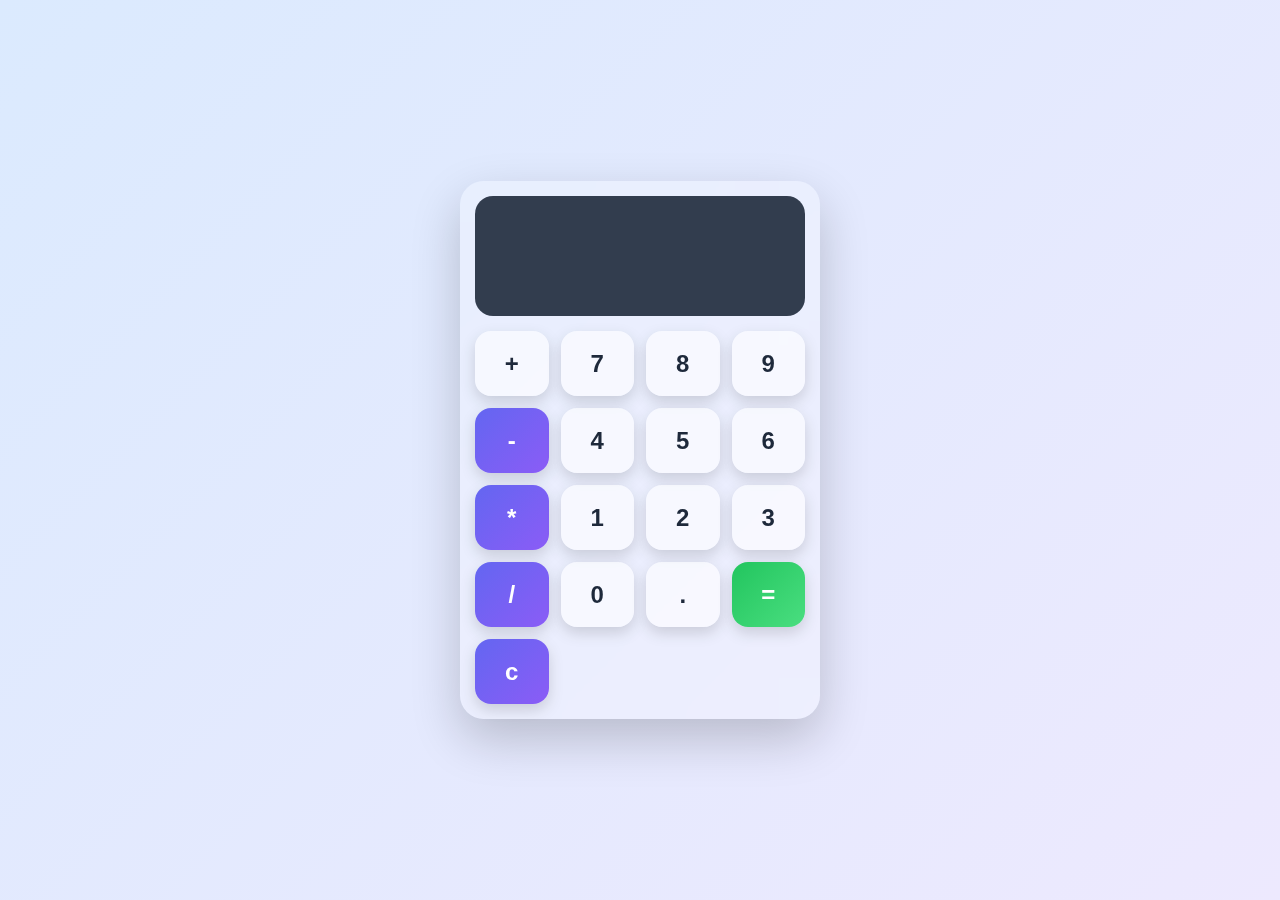
<file: Ravancho_Jerwin_P_IV-BSIT-B/Calculator_App/index.html>
<!DOCTYPE html>
<html lang="en">
<head>
    <meta charset="UTF-8">
    <meta name="viewport" content="width=device-width, initial-scale=1.0">
    <title>Document</title>
    <link rel="stylesheet" href="styles.css">
</head>
<body>
    

    <div id="calculator">
        <input id="display" readonly>
        <div id="keys">
            <button onclick="appendToDisplay('+')" c lass="operator-btn">+</button>
            <button onclick="appendToDisplay('7')">7</button>
            <button onclick="appendToDisplay('8')">8</button>
            <button onclick="appendToDisplay('9')">9</button>
            <button onclick="appendToDisplay('-')" class="operator-btn">-</button>
            <button onclick="appendToDisplay('4')">4</button>
            <button onclick="appendToDisplay('5')">5</button>
            <button onclick="appendToDisplay('6')">6</button>
            <button onclick="appendToDisplay('*')" class="operator-btn">*</button>
            <button onclick="appendToDisplay('1')">1</button>
            <button onclick="appendToDisplay('2')">2</button>
            <button onclick="appendToDisplay('3')">3</button>
            <button onclick="appendToDisplay('/')" class="operator-btn">/</button>
            <button onclick="appendToDisplay('0')">0</button>
            <button onclick="appendToDisplay('.')">.</button>
            <button onclick="calculate()">=</button>
            <button onclick="clearDisplay()" class="operator-btn">c</button>
            


        </div>
    </div>
    <script src="index.js"></script>
</body>
</html>
</file>
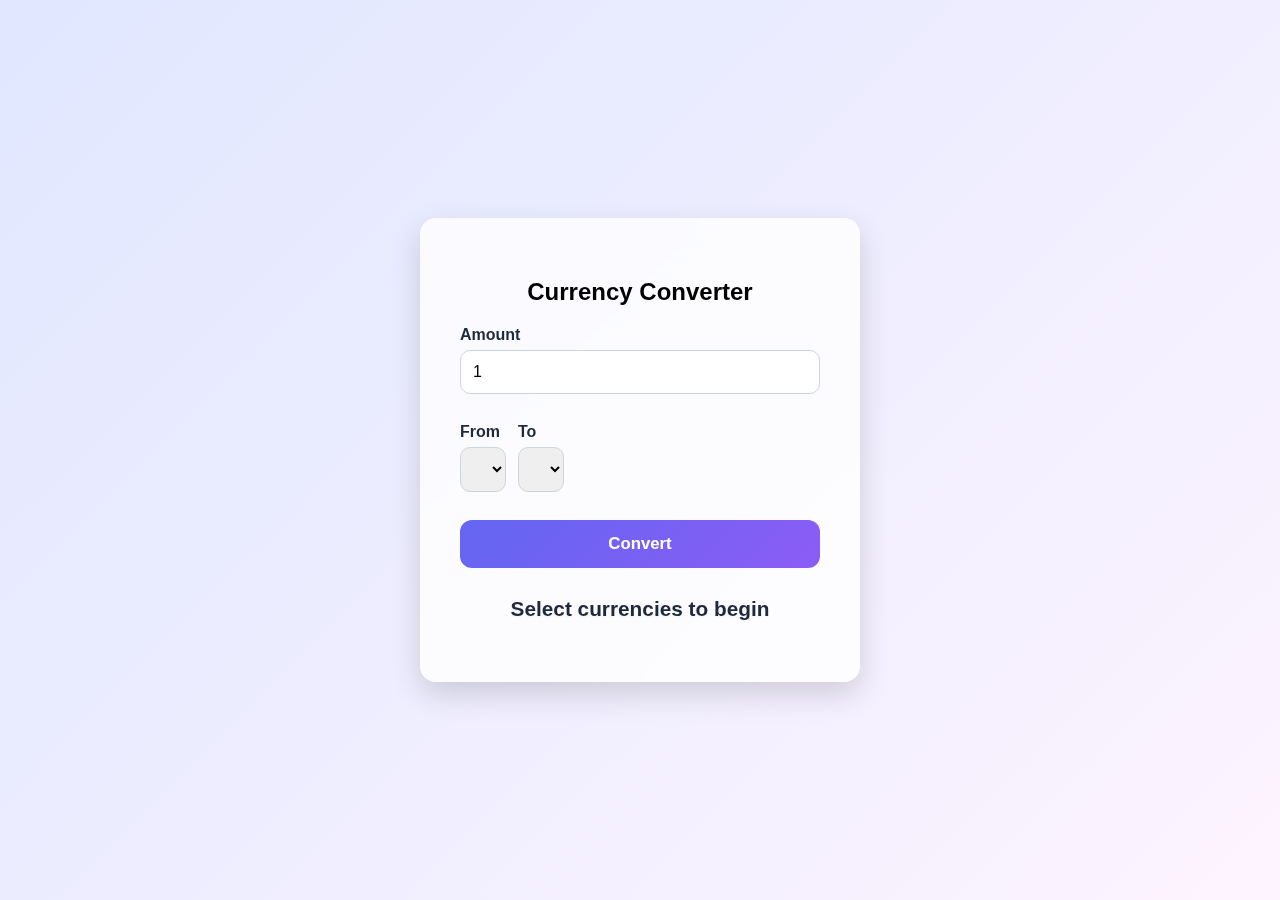
<file: Ravancho_Jerwin_P_IV-BSIT-B/currencyApi/index.html>
<!DOCTYPE html>
<html lang="en">
<head>
    <meta charset="UTF-8">
    <meta name="viewport" content="width=device-width, initial-scale=1.0">
    <title>Currency Converter</title>
    <link rel="stylesheet" href="style.css">
</head>
<body>
    <div class="converter-card">
        <h2>Currency Converter</h2>
        
        <div class="input-group">
            <label>Amount</label>
            <input type="number" id="amount" value="1" min="1">
        </div>

        <div class="dropdowns">
            <div class="input-group">
                <label>From</label>
                <select id="fromCurrency"></select>
            </div>
            <div class="input-group">
                <label>To</label>
                <select id="toCurrency"></select>
            </div>
        </div>

        <button id="convertBtn">Convert</button>
        
        <div class="result-area">
            <p id="resultText">Select currencies to begin</p>
        </div>
    </div>
    <script src="script.js"></script>
</body>
</html>
</file>
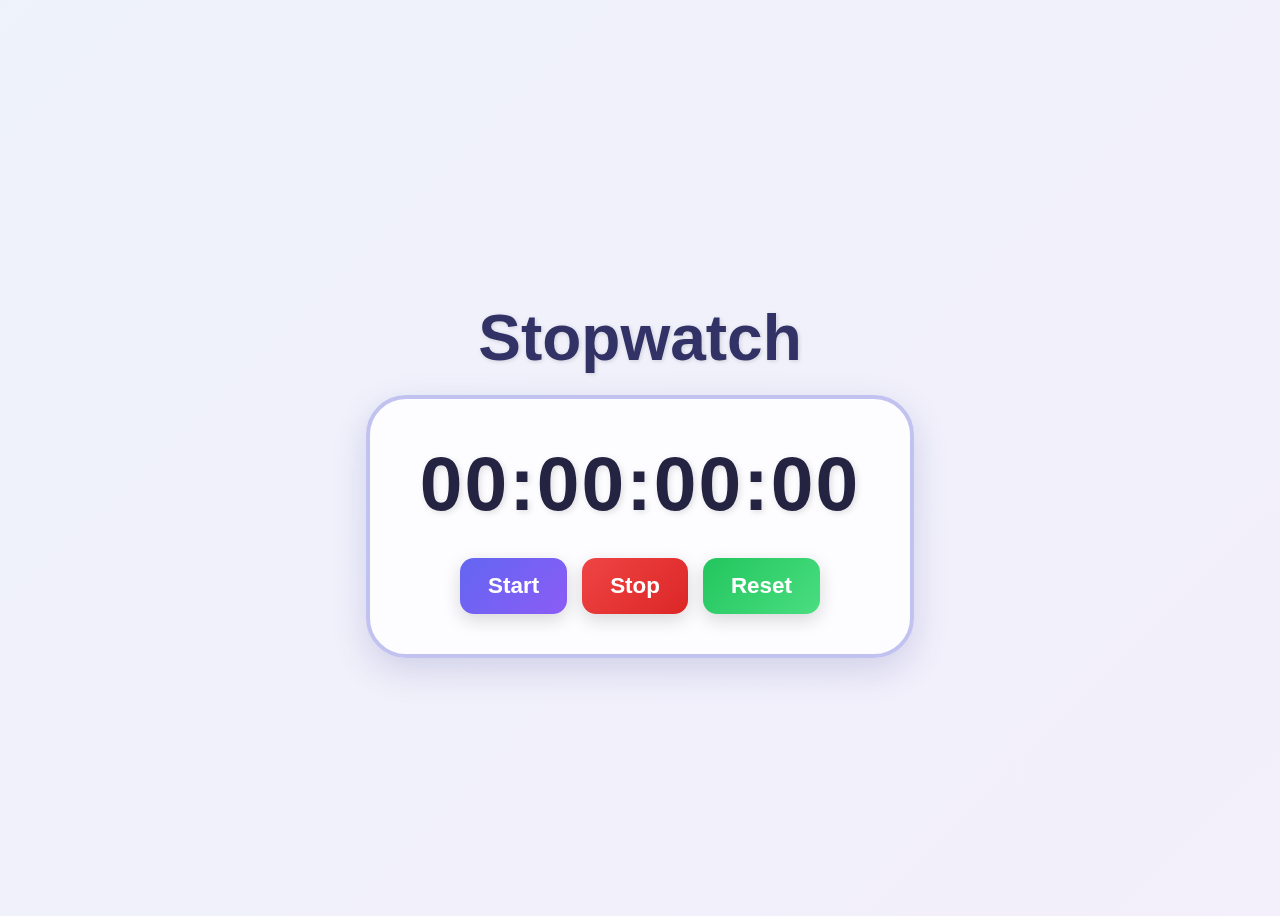
<file: Ravancho_Jerwin_P_IV-BSIT-B/Stopwacth_App/index.html>
<!DOCTYPE html>
<html lang="en">
<head>
    <meta charset="UTF-8">
    <meta name="viewport" content="width=device-width, initial-scale=1.0">
    <title>Document</title>
    <link rel="stylesheet" href="styles.css">
</head>
<body>
    <h1 id="myH1">Stopwatch</h1>

    <div id="container">
        <div id="display">
            00:00:00:00
        </div>

        <div id="controls">
            <button id="startBtn" onclick="start()">Start</button>
            <button id="stopBtn" onclick="stop()">Stop</button>
            <button id="resetBtn" onclick="reset()">Reset</button>

        </div>
        </div>
        

        </div>
    </div>

    <script src="index.js"></script>
</body>
</html>
</file>
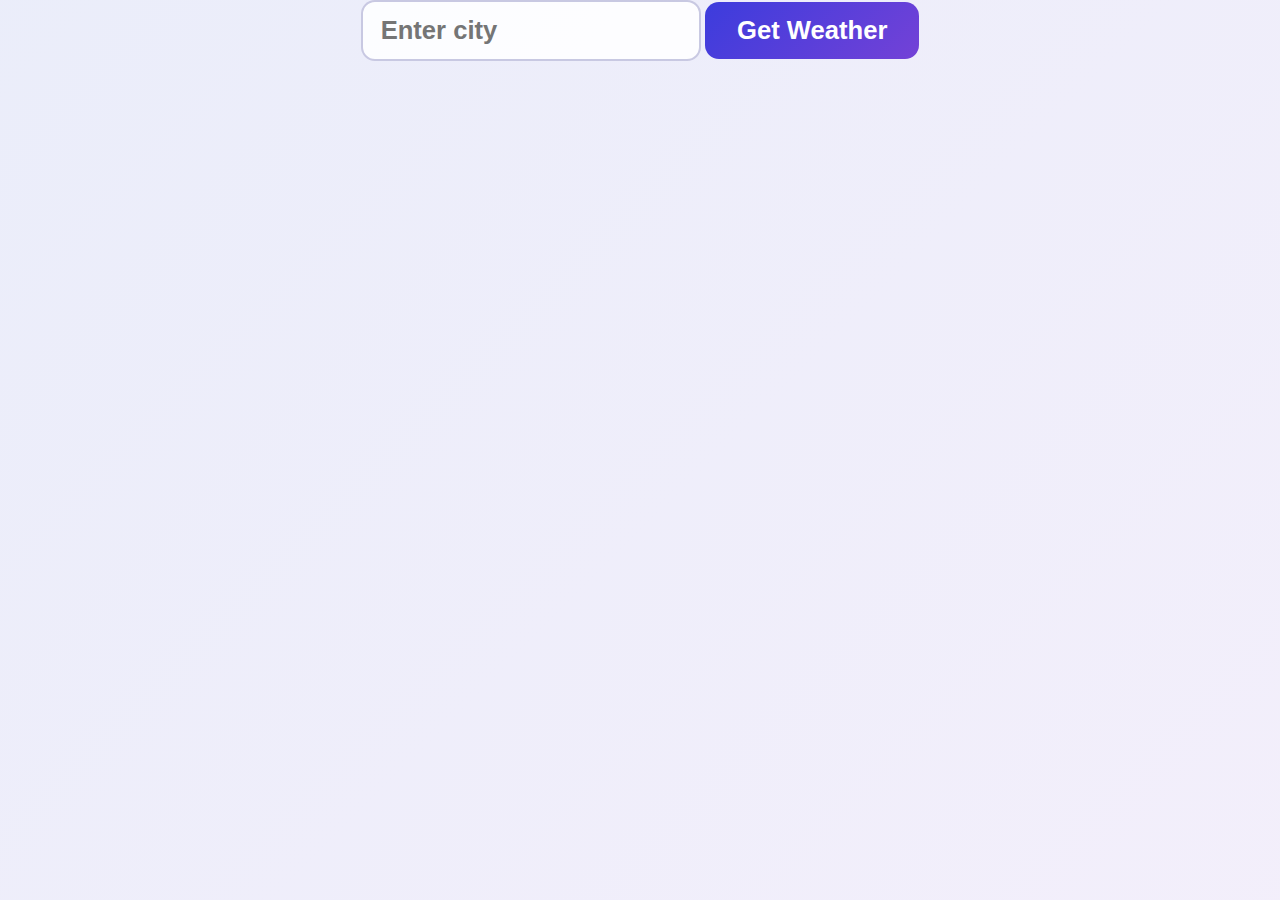
<file: Ravancho_Jerwin_P_IV-BSIT-B/Weather_App/index.html>
<!DOCTYPE html>
<html lang="en">
<head>
    <meta charset="UTF-8">
    <meta name="viewport" content="width=device-width, initial-scale=1.0">
    <title>Weather App</title>
    <link rel="stylesheet" href="styles.css">
</head>
<body>
  
    <form class="weatherForm" id="weatherForm">
        <input type="text" class="cityInput" id="cityInput" placeholder="Enter city">
        <button type="submit" id="getWeatherBtn">Get Weather</button>
    </form>


    <div class="card" id="weatherCard" style="display: none;">
        <div class="cityDisplay" id="cityDisplay">City Name</div>
        <div class="tempDisplay" id="tempDisplay">25°C</div>
        <div class="humidityDisplay" id="humidityDisplay">Humidity: 60%</div>
        <div class="descDisplay" id="descDisplay">Sunny</div>
        <div class="weatherEmoji" id="weatherEmoji">☀️</div>
    </div>

    <div class="errorDisplay" id="errorDisplay" style="display: none;">
        City not found!
    </div>

    <script src="index.js"></script>
</body>
</html>
</file>
<file: Ravancho_Jerwin_P_IV-BSIT-B/Calculator_App/styles.css>
*{
    box-sizing: border-box;
}

/* Center the calculator */
body{
    margin: 0;
    display: flex;
    justify-content: center;
    align-items: center;
    min-height: 100vh;
    background: linear-gradient(135deg, #dbeafe, #ede9fe);
    font-family: "Poppins", sans-serif;
}

/* Calculator container */
#calculator{
    background: rgba(255,255,255,0.25);
    backdrop-filter: blur(15px);
    border-radius: 24px;
    width: 100%;
    max-width: 360px;
    padding: 15px;
    box-shadow: 0 20px 50px rgba(0,0,0,0.2);
}

/* Display */
#display{
    width: 100%;
    padding: 25px 20px;
    font-size: clamp(2.2rem, 6vw, 3.8rem);
    text-align: right;
    border: none;
    outline: none;
    border-radius: 18px;
    background: rgba(30, 41, 59, 0.9);
    color: #ffffff;
    margin-bottom: 15px;
}

/* Button grid */
#keys{
    display: grid;
    grid-template-columns: repeat(4, 1fr);
    gap: 12px;
}

/* Buttons */
button{
    height: 65px;
    border-radius: 16px; /* ⬅ square-rounded instead of circle */
    border: none;
    background: rgba(255,255,255,0.6);
    color: #1e293b;
    font-size: 1.5rem;
    font-weight: 600;
    cursor: pointer;
    box-shadow: 0 6px 15px rgba(0,0,0,0.15);
    transition: all 0.2s ease;
}

/* Hover & active */
button:hover{
    background: rgba(255,255,255,0.85);
    transform: translateY(-2px);
}

button:active{
    transform: scale(0.95);
}

/* Operator buttons */
.operator-btn{
    background: linear-gradient(135deg, #6366f1, #8b5cf6);
    color: white;
}

.operator-btn:hover{
    background: linear-gradient(135deg, #7c7ff9, #a78bfa);
}

/* ➕ PLUS button */
#keys button:nth-child(16){
    background: linear-gradient(135deg, #22c55e, #4ade80);
    color: white;
}

#keys button:nth-child(16):hover{
    background: linear-gradient(135deg, #34d399, #6ee7b7);
}

/* Keyboard focus */
button:focus-visible{
    outline: 3px solid #6366f1;
}
</file>
<file: Ravancho_Jerwin_P_IV-BSIT-B/currencyApi/style.css>
body {
    font-family: 'Poppins', sans-serif; /* modern font */
    background: linear-gradient(135deg, #e0e7ff, #fdf4ff); /* soft gradient */
    display: flex;
    justify-content: center;
    align-items: center;
    height: 100vh;
    margin: 0;
}

/* Card Container */
.converter-card {
    background: rgba(255,255,255,0.8); /* semi-transparent glass effect */
    backdrop-filter: blur(15px);
    padding: 2.5rem;
    border-radius: 16px;
    box-shadow: 0 12px 30px rgba(0,0,0,0.15);
    width: 360px;
    text-align: center;
    transition: transform 0.3s, box-shadow 0.3s;
}

.converter-card:hover {
    transform: translateY(-5px);
    box-shadow: 0 20px 40px rgba(0,0,0,0.2);
}

/* Input Group */
.input-group {
    text-align: left;
    margin-bottom: 1.8rem;
}

label { 
    font-weight: 600; 
    display: block; 
    margin-bottom: 6px; 
    color: #1e293b; 
}

/* Inputs and selects */
input, select {
    width: 100%;
    padding: 12px;
    border: 1px solid #cbd5e1;
    border-radius: 10px;
    box-sizing: border-box;
    font-size: 1rem;
    transition: border 0.3s, box-shadow 0.3s;
}

input:focus, select:focus {
    outline: none;
    border-color: #6366f1;
    box-shadow: 0 0 8px rgba(99,102,241,0.3);
}

/* Dropdown flex */
.dropdowns {
    display: flex;
    gap: 12px;
}

/* Button */
button {
    width: 100%;
    padding: 14px;
    background: linear-gradient(135deg, #6366f1, #8b5cf6);
    color: white;
    border: none;
    border-radius: 12px;
    cursor: pointer;
    font-size: 1.05rem;
    font-weight: 600;
    transition: all 0.3s ease;
}

button:hover {
    background: linear-gradient(135deg, #7c7ff9, #a78bfa);
    transform: scale(1.03);
    box-shadow: 0 6px 15px rgba(99,102,241,0.4);
}

button:active {
    transform: scale(0.95);
}

/* Result area */
.result-area {
    margin-top: 1.8rem;
    font-size: 1.3rem;
    font-weight: 700;
    color: #1e293b;
    text-shadow: 0 1px 2px rgba(0,0,0,0.05);
    transition: color 0.3s;
}
</file>
<file: Ravancho_Jerwin_P_IV-BSIT-B/Stopwacth_App/styles.css>
body{
    display: flex;
    flex-direction: column;
    align-items: center;
    justify-content: center;
    min-height: 100vh;
    background: linear-gradient(135deg, hsl(220, 60%, 96%), hsl(260, 60%, 96%));
    font-family: "Poppins", sans-serif;
    transition: background 0.5s;
}

/* Heading */
#myH1{
    font-size: 4rem;
    color: hsl(240, 35%, 30%);
    margin-bottom: 20px;
    text-shadow: 1px 1px 4px rgba(0,0,0,0.15);
    text-align: center;
}

/* Stopwatch container */
#container{
    display: flex;
    flex-direction: column;
    align-items: center;
    padding: 40px 50px;
    border: 4px solid hsl(240, 60%, 85%);
    border-radius: 40px;
    background: rgba(255,255,255,0.85);
    backdrop-filter: blur(10px);
    box-shadow: 0 12px 35px rgba(80,80,160,0.2);
    transition: transform 0.2s, box-shadow 0.2s;
}

#container:hover{
    transform: translateY(-6px);
    box-shadow: 0 18px 45px rgba(80,80,160,0.35);
}

/* Display */
#display{
    font-size: clamp(3rem, 6vw, 5rem);
    font-weight: 700;
    color: hsl(240, 30%, 20%);
    text-shadow: 2px 2px 6px rgba(0,0,0,0.12);
    margin-bottom: 30px;
    letter-spacing: 2px;
    transition: color 0.3s;
}

/* Controls container */
#controls{
    display: flex;
    flex-wrap: wrap;
    justify-content: center;
    gap: 15px;
}

/* Buttons general style */
#controls button{
    font-size: 1.4rem;
    font-weight: 600;
    padding: 15px 28px;
    border: none;
    border-radius: 14px;
    cursor: pointer;
    color: white;
    transition: all 0.3s ease;
    box-shadow: 0 6px 18px rgba(0,0,0,0.15);
}

/* Start Button */
#startBtn{
    background: linear-gradient(135deg, #6366f1, #8b5cf6);
}

#startBtn:hover{
    background: linear-gradient(135deg, #7c7ff9, #a78bfa);
    transform: scale(1.05);
    box-shadow: 0 10px 25px rgba(99,102,241,0.4);
}

/* Stop Button */
#stopBtn{
    background: linear-gradient(135deg, #ef4444, #dc2626);
}

#stopBtn:hover{
    background: linear-gradient(135deg, #f87171, #ef4444);
    transform: scale(1.05);
    box-shadow: 0 10px 25px rgba(239,68,68,0.4);
}

/* Reset Button */
#resetBtn{
    background: linear-gradient(135deg, #22c55e, #4ade80);
}

#resetBtn:hover{
    background: linear-gradient(135deg, #34d399, #6ee7b7);
    transform: scale(1.05);
    box-shadow: 0 10px 25px rgba(34,197,94,0.4);
}

/* Active press effect */
#controls button:active{
    transform: scale(0.95);
    box-shadow: 0 4px 12px rgba(0,0,0,0.2);
}

/* Display animation */
@keyframes pulseDisplay{    
    0%{ color: hsl(240, 30%, 20%); }
    50%{ color: hsl(260, 70%, 45%); }
    100%{ color: hsl(240, 30%, 20%); }
}

#display.active{
    animation: pulseDisplay 0.5s ease-in-out 2;
}
</file>
<file: Ravancho_Jerwin_P_IV-BSIT-B/Weather_App/styles.css>
/* Google Font (add this in your HTML <head>)
<link href="https://fonts.googleapis.com/css2?family=Poppins:wght@400;600;700&display=swap" rel="stylesheet">
*/

/* Base */
body{
    font-family: "Poppins", sans-serif;
    background: linear-gradient(135deg, hsl(230, 60%, 95%), hsl(260, 60%, 96%));
    margin: 0;
    display: flex;
    flex-direction: column;
    align-items: center;
    min-height: 100vh;
}

/* Form */
.wheatherForm{
    margin: 25px;
    display: flex;
    flex-direction: column;
    align-items: center;
    gap: 12px;
}

/* Input */
.cityInput{
    padding: 14px 18px;
    font-size: 1.6rem;
    font-weight: 600;
    border: 2px solid rgba(80, 80, 160, 0.3);
    border-radius: 14px;
    width: 300px;
    background: rgba(255,255,255,0.85);
    transition: all 0.3s ease;
}

.cityInput:focus{
    outline: none;
    border-color: hsl(240, 70%, 55%);
    box-shadow: 0 8px 20px rgba(90,90,220,0.3);
    transform: scale(1.03);
}

/* Button */
button[type="submit"]{
    padding: 14px 32px;
    font-weight: 700;
    font-size: 1.6rem;
    background: linear-gradient(135deg, hsl(240, 70%, 55%), hsl(260, 65%, 55%));
    color: white;
    border: none;
    border-radius: 14px;
    cursor: pointer;
    transition: all 0.3s ease;
}

button[type="submit"]:hover{
    transform: translateY(-3px) scale(1.05);
    box-shadow: 0 12px 30px rgba(90,90,220,0.4);
}

button[type="submit"]:active{
    transform: scale(0.95);
}

/* Card */
.card{
    border-radius: 25px;
    background: linear-gradient(
        180deg,
        rgba(170,190,255,0.9),
        rgba(220,200,255,0.9)
    );
    padding: 45px 55px;
    box-shadow: 0 20px 40px rgba(0,0,0,0.18);
    min-width: 330px;
    display: flex;
    flex-direction: column;
    align-items: center;
    transition: all 0.3s ease;
}

.card:hover{
    transform: translateY(-8px);
    box-shadow: 0 30px 60px rgba(0,0,0,0.3);
}

/* Headings & Text */
.h1{
    margin: 0 0 25px;
    font-size: 3rem;
    font-weight: 700;
    text-align: center;
    color: hsl(240, 40%, 25%);
}

p{
    font-size: 1.4rem;
    margin: 6px 0;
}

/* City & Temperature */
.cityDisplay,
.tempDisplay{
    font-size: clamp(2.8rem, 5vw, 4.2rem);
    font-weight: 700;
    color: rgba(30,30,80,0.9);
    margin-bottom: 15px;
    text-align: center;
}

/* Humidity & Description */
.humidityDisplay{
    font-weight: 600;
    margin-bottom: 15px;
    color: hsl(240, 25%, 30%);
}

.descDisplay{
    font-style: italic;
    font-weight: 600;
    font-size: 2rem;
    color: hsl(250, 40%, 35%);
}

/* Weather Emoji */
.weatherEmoji{
    font-size: clamp(5.5rem, 15vw, 8.5rem);
    margin: 10px 0;
}

.weatherEmoji.animate{
    animation: float 2s ease-in-out infinite;
}

@keyframes float{
    0%,100%{ transform: translateY(0); }
    50%{ transform: translateY(-20px); }
}

/* Error Display */
.errorDisplay{
    font-size: 1.8rem;
    font-weight: 700;
    color: hsl(350, 80%, 55%);
    margin-top: 18px;
    text-align: center;
    animation: shake 0.4s ease;
}

@keyframes shake{
    0%,100%{ transform: translateX(0); }
    25%{ transform: translateX(-8px); }
    75%{ transform: translateX(8px); }
}
</file>
